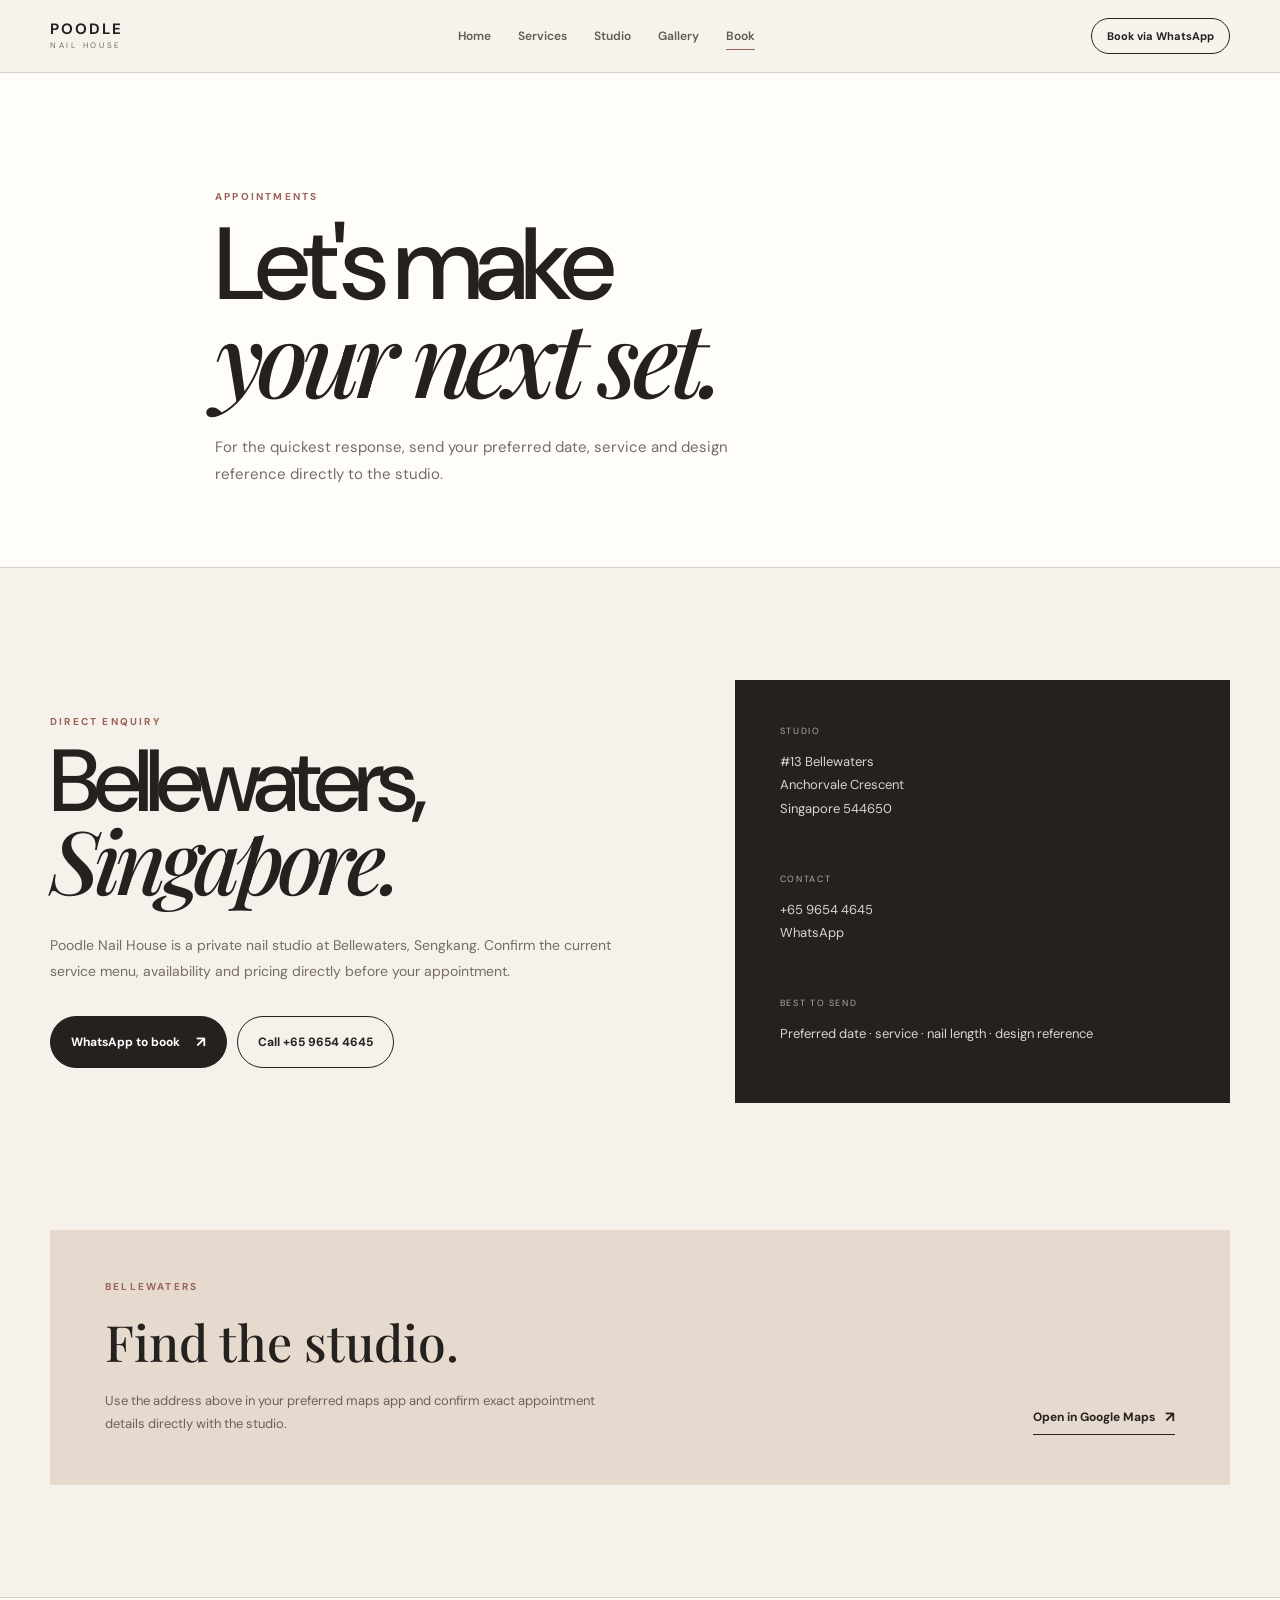
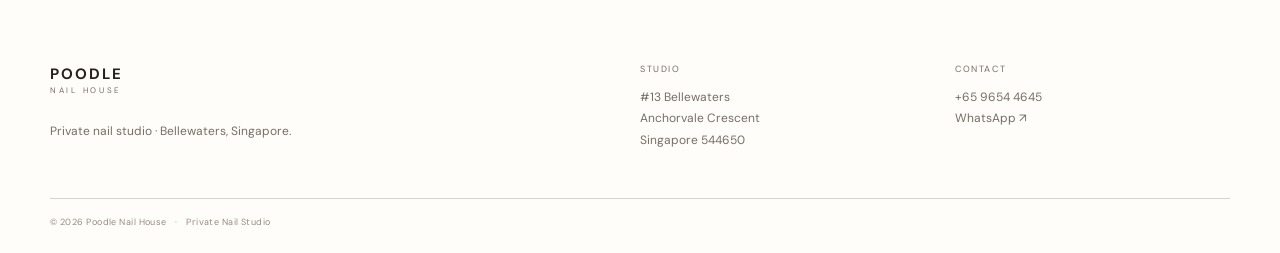
<file: contact.html>
<!doctype html><html lang="en"><head><meta charset="utf-8"><meta name="viewport" content="width=device-width,initial-scale=1"><title>Book | Poodle Nail House</title><link rel="preconnect" href="https://fonts.googleapis.com"><link rel="preconnect" href="https://fonts.gstatic.com" crossorigin><link href="https://fonts.googleapis.com/css2?family=DM+Sans:wght@400;500;600;700&family=Playfair+Display:ital,wght@0,500;0,600;1,500;1,600&display=swap" rel="stylesheet"><link rel="stylesheet" href="styles.css"></head><body><header class="nav solid" id="siteNav"><div class="wrap navin"><a class="brand" href="index.html"><strong>POODLE</strong><span>NAIL HOUSE</span></a><nav class="links"><a href="index.html">Home</a><a href="services.html">Services</a><a href="about.html">Studio</a><a href="gallery.html">Gallery</a><a class="active" href="contact.html">Book</a></nav><a class="nav-cta" href="contact.html">Book via WhatsApp</a><button class="menu" aria-label="Open menu" aria-expanded="false">☰</button></div></header><main><section class="page-hero compact"><div class="wrap page-hero-inner reveal"><p class="eyebrow">APPOINTMENTS</p><h1>Let's make<br><em>your next set.</em></h1><p>For the quickest response, send your preferred date, service and design reference directly to the studio.</p></div></section><section><div class="wrap contact-grid"><div class="contact-main reveal"><p class="eyebrow">DIRECT ENQUIRY</p><h2>Bellewaters,<br><em>Singapore.</em></h2><p>Poodle Nail House is a private nail studio at Bellewaters, Sengkang. Confirm the current service menu, availability and pricing directly before your appointment.</p><div class="contact-actions"><a class="btn btn-dark large" href="https://wa.me/6596544645?text=Hi%20Poodle%20Nail%20House%2C%20I%27d%20like%20to%20book." target="_blank" rel="noopener">WhatsApp to book <span>↗</span></a><a class="btn btn-outline large" href="tel:+6596544645">Call +65 9654 4645</a></div></div><aside class="contact-card reveal"><div><small>STUDIO</small><p>#13 Bellewaters<br>Anchorvale Crescent<br>Singapore 544650</p></div><div><small>CONTACT</small><p>+65 9654 4645<br><a href="https://wa.me/6596544645" target="_blank" rel="noopener">WhatsApp</a></p></div><div><small>BEST TO SEND</small><p>Preferred date · service · nail length · design reference</p></div></aside></div></section><section class="map-section"><div class="wrap map-card reveal"><div><p class="eyebrow">BELLEWATERS</p><h2>Find the studio.</h2><p>Use the address above in your preferred maps app and confirm exact appointment details directly with the studio.</p></div><a class="text-link" href="https://www.google.com/maps/search/?api=1&query=13%20Bellewaters%20Anchorvale%20Crescent%20Singapore%20544650" target="_blank" rel="noopener">Open in Google Maps <span>↗</span></a></div></section></main><footer><div class="wrap footer-grid"><div><a class="brand footer-brand" href="index.html"><strong>POODLE</strong><span>NAIL HOUSE</span></a><p>Private nail studio · Bellewaters, Singapore.</p></div><div><small>STUDIO</small><p>#13 Bellewaters<br>Anchorvale Crescent<br>Singapore 544650</p></div><div><small>CONTACT</small><p>+65 9654 4645<br><a href="https://wa.me/6596544645" target="_blank" rel="noopener">WhatsApp ↗</a></p></div></div><div class="wrap copyright">© 2026 Poodle Nail House <span>·</span> Private Nail Studio</div></footer><script src="script.js"></script></body></html>
</file>
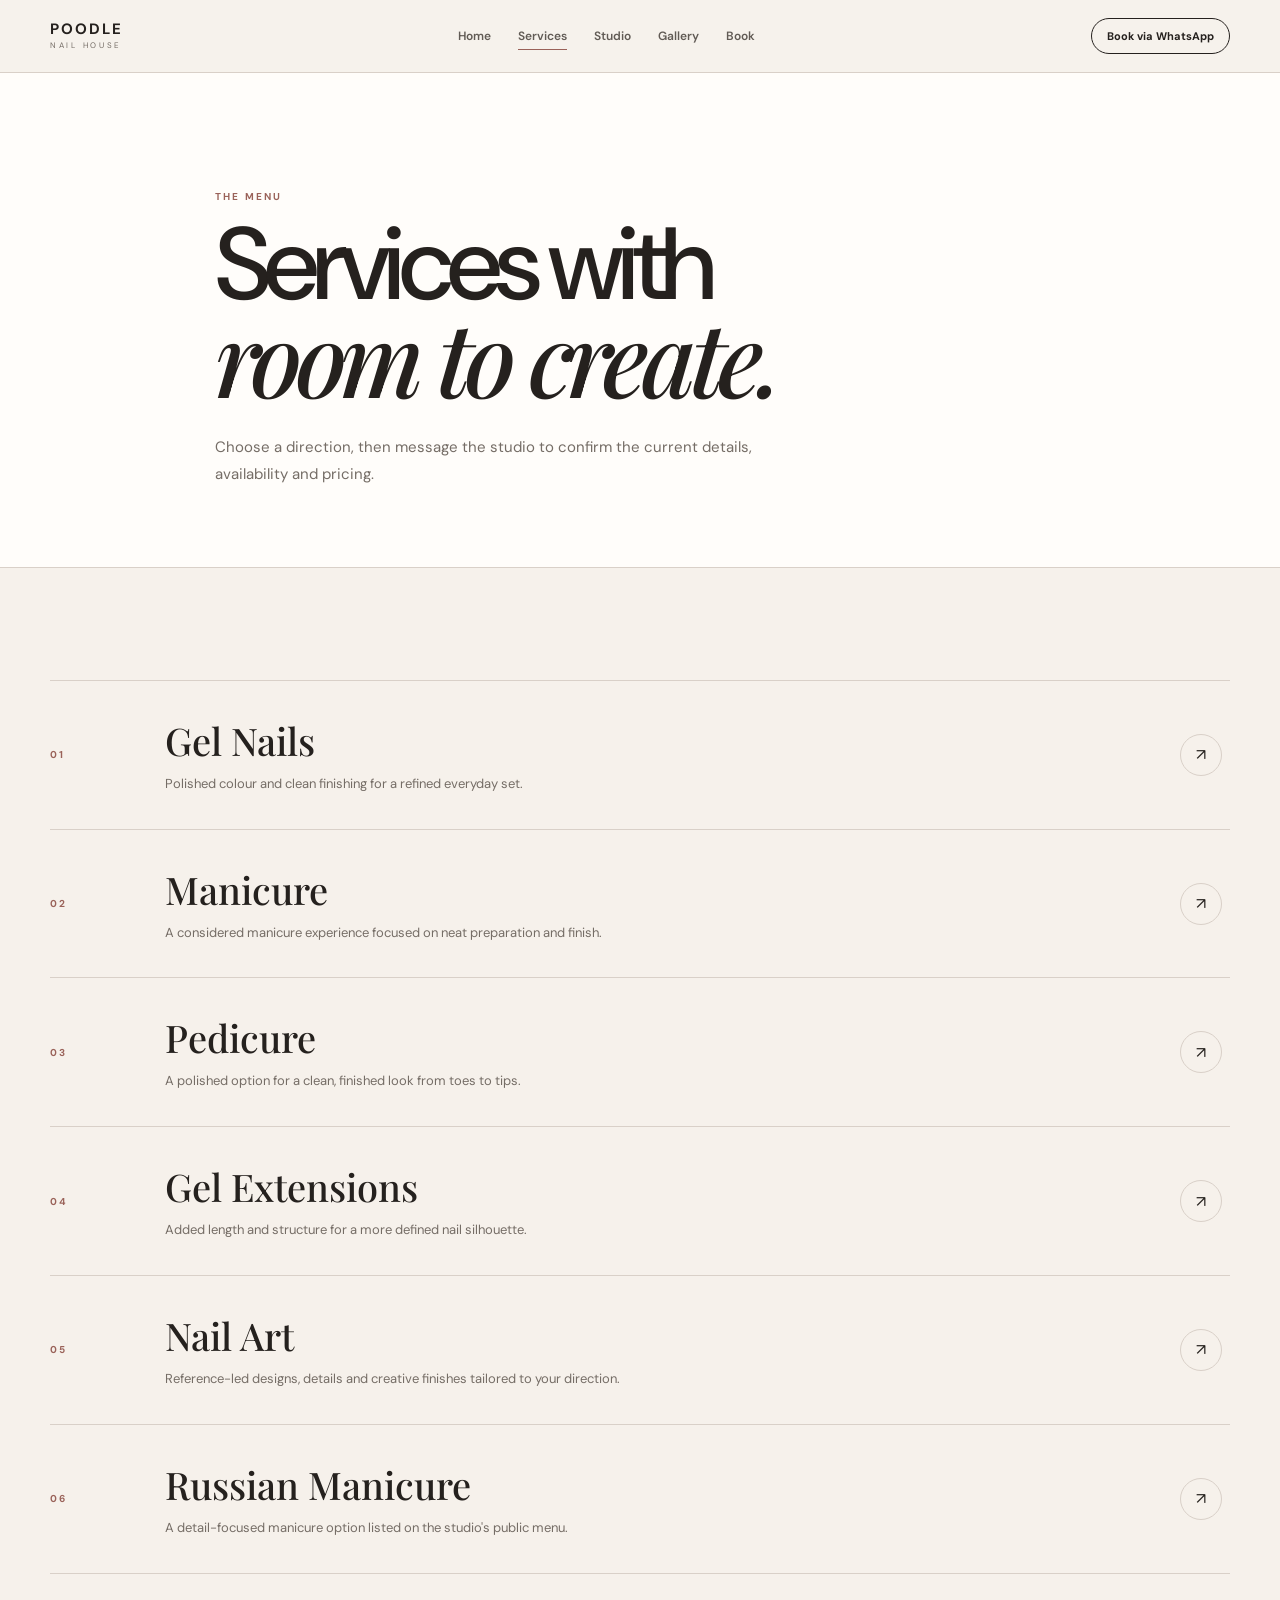
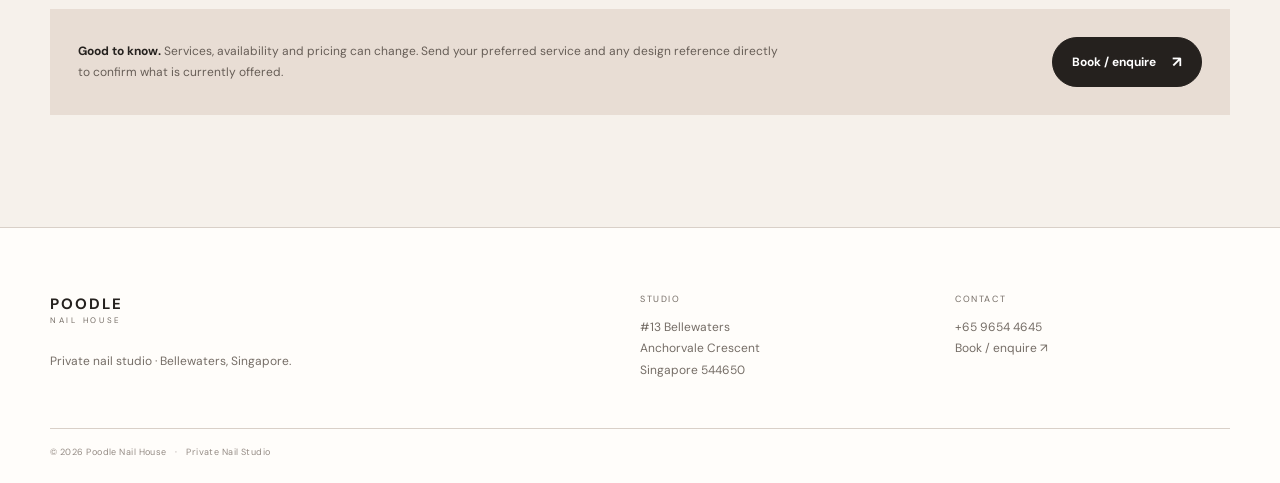
<file: services.html>
<!doctype html><html lang="en"><head><meta charset="utf-8"><meta name="viewport" content="width=device-width,initial-scale=1"><title>Services | Poodle Nail House</title><link rel="preconnect" href="https://fonts.googleapis.com"><link rel="preconnect" href="https://fonts.gstatic.com" crossorigin><link href="https://fonts.googleapis.com/css2?family=DM+Sans:wght@400;500;600;700&family=Playfair+Display:ital,wght@0,500;0,600;1,500;1,600&display=swap" rel="stylesheet"><link rel="stylesheet" href="styles.css"></head><body><header class="nav solid" id="siteNav"><div class="wrap navin"><a class="brand" href="index.html"><strong>POODLE</strong><span>NAIL HOUSE</span></a><nav class="links"><a href="index.html">Home</a><a class="active" href="services.html">Services</a><a href="about.html">Studio</a><a href="gallery.html">Gallery</a><a href="contact.html">Book</a></nav><a class="nav-cta" href="contact.html">Book via WhatsApp</a><button class="menu" aria-label="Open menu" aria-expanded="false">☰</button></div></header><main><section class="page-hero compact"><div class="wrap page-hero-inner reveal"><p class="eyebrow">THE MENU</p><h1>Services with<br><em>room to create.</em></h1><p>Choose a direction, then message the studio to confirm the current details, availability and pricing.</p></div></section><section><div class="wrap"><div class="service-list"><article class="menu-item reveal"><div class="menu-no">01</div><div><h2>Gel Nails</h2><p>Polished colour and clean finishing for a refined everyday set.</p></div><a href="contact.html" aria-label="Enquire about Gel Nails">↗</a></article><article class="menu-item reveal"><div class="menu-no">02</div><div><h2>Manicure</h2><p>A considered manicure experience focused on neat preparation and finish.</p></div><a href="contact.html" aria-label="Enquire about Manicure">↗</a></article><article class="menu-item reveal"><div class="menu-no">03</div><div><h2>Pedicure</h2><p>A polished option for a clean, finished look from toes to tips.</p></div><a href="contact.html" aria-label="Enquire about Pedicure">↗</a></article><article class="menu-item reveal"><div class="menu-no">04</div><div><h2>Gel Extensions</h2><p>Added length and structure for a more defined nail silhouette.</p></div><a href="contact.html" aria-label="Enquire about Gel Extensions">↗</a></article><article class="menu-item reveal"><div class="menu-no">05</div><div><h2>Nail Art</h2><p>Reference-led designs, details and creative finishes tailored to your direction.</p></div><a href="contact.html" aria-label="Enquire about Nail Art">↗</a></article><article class="menu-item reveal"><div class="menu-no">06</div><div><h2>Russian Manicure</h2><p>A detail-focused manicure option listed on the studio's public menu.</p></div><a href="contact.html" aria-label="Enquire about Russian Manicure">↗</a></article></div><div class="service-note reveal"><p><strong>Good to know.</strong> Services, availability and pricing can change. Send your preferred service and any design reference directly to confirm what is currently offered.</p><a class="btn btn-dark" href="contact.html">Book / enquire <span>↗</span></a></div></div></section></main><footer><div class="wrap footer-grid"><div><a class="brand footer-brand" href="index.html"><strong>POODLE</strong><span>NAIL HOUSE</span></a><p>Private nail studio · Bellewaters, Singapore.</p></div><div><small>STUDIO</small><p>#13 Bellewaters<br>Anchorvale Crescent<br>Singapore 544650</p></div><div><small>CONTACT</small><p>+65 9654 4645<br><a href="contact.html">Book / enquire ↗</a></p></div></div><div class="wrap copyright">© 2026 Poodle Nail House <span>·</span> Private Nail Studio</div></footer><script src="script.js"></script></body></html>
</file>
<file: styles.css>
:root{--bg:#f6f1eb;--paper:#fffdfa;--ink:#25211e;--muted:#756d66;--line:#d9d0c8;--accent:#9a6259;--dark:#25211e;--max:1180px}*{box-sizing:border-box}html{scroll-behavior:smooth}body{margin:0;background:var(--bg);color:var(--ink);font-family:"DM Sans",system-ui,sans-serif;overflow-x:hidden}a{color:inherit;text-decoration:none}.wrap{width:min(calc(100% - 40px),var(--max));margin:auto}.nav{position:fixed;z-index:15;inset:0 0 auto;padding:18px 0;transition:.35s;border-bottom:1px solid transparent}.nav.sc,.nav.solid{background:rgba(246,241,235,.92);backdrop-filter:blur(18px);border-color:var(--line)}.navin{display:flex;align-items:center;justify-content:space-between;gap:28px}.brand{display:inline-flex;flex-direction:column;line-height:.85;letter-spacing:.12em}.brand strong{font-size:15px;font-weight:700}.brand span{font-size:8px;letter-spacing:.34em;margin-top:7px;color:var(--muted)}.links{display:flex;align-items:center;gap:27px;font-size:12px;font-weight:600}.links a{color:#615b55;position:relative;padding:6px 0}.links a:after{content:"";position:absolute;left:0;right:100%;bottom:0;height:1px;background:var(--accent);transition:.3s}.links a:hover:after,.links a.active:after{right:0}.nav-cta{font-size:11px;font-weight:700;border:1px solid var(--ink);border-radius:999px;padding:10px 15px;white-space:nowrap}.menu{display:none;background:transparent;border:1px solid var(--line);color:var(--ink);border-radius:50%;width:42px;height:42px;font-size:17px}.hero{min-height:100svh;position:relative;display:flex;align-items:end;color:#fff;overflow:hidden;background:#332b28}.hero-media{position:absolute;inset:0;background:url("https://images.unsplash.com/photo-1604654894610-df63bc536371?auto=format&fit=crop&w=2200&q=90") center/cover;transform:scale(1.04);animation:heroZoom 12s ease-out forwards}.hero-shade{position:absolute;inset:0;background:linear-gradient(90deg,rgba(26,19,17,.78),rgba(26,19,17,.18) 75%),linear-gradient(0deg,rgba(20,16,14,.82),transparent 55%)}@keyframes heroZoom{to{transform:scale(1)}}.hero-content{position:relative;padding:180px 0 48px}.eyebrow{font-size:10px;letter-spacing:.22em;font-weight:700;color:var(--accent);margin:0 0 15px}.hero .eyebrow{color:#f1d5ce}.hero h1,.page-hero h1{font-size:clamp(52px,8vw,104px);line-height:.9;letter-spacing:-.065em;font-weight:500;margin:0 0 26px;max-width:850px}.hero h1 em,.page-hero h1 em,h2 em{font-family:"Playfair Display",serif;font-weight:500}.lede{max-width:580px;font-size:17px;line-height:1.7;color:#eee6e0;margin:0}.actions{display:flex;gap:10px;flex-wrap:wrap;margin-top:30px}.btn{display:inline-flex;align-items:center;justify-content:center;gap:16px;border:1px solid var(--line);border-radius:999px;padding:14px 19px;font-size:12px;font-weight:700;transition:.3s}.btn span,.text-link span{font-size:15px}.btn:hover{transform:translateY(-3px)}.btn-dark{background:var(--dark);border-color:var(--dark);color:#fff}.btn-light{background:rgba(255,255,255,.1);border-color:rgba(255,255,255,.5);color:#fff}.btn-outline{background:transparent;color:var(--ink);border-color:var(--ink)}.hero-bottom{display:flex;justify-content:space-between;margin-top:65px;padding-top:15px;border-top:1px solid rgba(255,255,255,.35);font-size:10px;letter-spacing:.08em;text-transform:uppercase;color:#ddd0c9}.intro,.services-section,.feature,section{padding:112px 0}.intro{background:var(--paper)}.intro-grid{display:grid;grid-template-columns:1fr 1fr;gap:80px}.intro h2,.section-head h2{font-size:clamp(45px,6vw,76px);line-height:.9;letter-spacing:-.065em;font-weight:500;margin:0}.intro-grid>div:nth-child(2){padding-top:25px;max-width:520px}.intro-grid p:not(.eyebrow),.feature-copy>p:not(.eyebrow){color:var(--muted);line-height:1.85;font-size:14px}.text-link{display:inline-flex;align-items:center;gap:10px;font-size:12px;font-weight:700;border-bottom:1px solid var(--ink);padding-bottom:7px;margin-top:15px}.services-section{background:var(--bg)}.section-head{display:flex;align-items:end;justify-content:space-between;margin-bottom:42px}.service-grid{display:grid;grid-template-columns:repeat(4,1fr);gap:12px}.service-card{min-height:270px;padding:25px;border:1px solid var(--line);background:var(--paper);display:flex;flex-direction:column;transition:.4s}.service-card:hover{transform:translateY(-5px);box-shadow:0 18px 40px rgba(54,39,29,.08)}.service-card .index{font-size:10px;letter-spacing:.18em;color:var(--accent);font-weight:700}.service-card h3{font-family:"Playfair Display",serif;font-size:29px;font-weight:500;margin:auto 0 12px;line-height:1}.service-card p{font-size:12px;line-height:1.65;color:var(--muted);margin:0}.service-card a{font-size:11px;font-weight:700;margin-top:22px;color:var(--accent)}.featured{background:var(--dark);color:#fff;border-color:var(--dark)}.featured p{color:#c9c0ba}.featured .index,.featured a{color:#e3b4aa}.feature{background:var(--paper)}.feature-grid{display:grid;grid-template-columns:1.1fr .9fr;align-items:center;gap:85px}.feature-image{overflow:hidden}.feature-image img{display:block;width:100%;aspect-ratio:1/1;object-fit:cover}.feature-copy h2{font-size:clamp(45px,6vw,76px);line-height:.9;letter-spacing:-.065em;font-weight:500;margin:0 0 25px}.feature-copy{max-width:500px}.booking-band{padding:30px 0 110px}.booking-inner{background:#e6d9ce;padding:55px 60px;display:flex;align-items:center;justify-content:space-between;gap:40px}.booking-inner h2{font-family:"Playfair Display",serif;font-weight:500;font-size:clamp(42px,6vw,70px);line-height:.9;margin:0 0 16px}.booking-inner p:not(.eyebrow){color:#6e6259;margin:0;line-height:1.6;font-size:13px}.page-hero{padding:190px 0 85px;background:var(--paper);border-bottom:1px solid var(--line)}.page-hero.compact{padding-bottom:80px}.page-hero-inner{max-width:850px}.page-hero h1{color:var(--ink);margin-bottom:25px}.page-hero-inner>p:last-child{max-width:580px;color:var(--muted);font-size:15px;line-height:1.75;margin:0}.split{display:grid;grid-template-columns:1.05fr .95fr;gap:15px}.panel{background:var(--paper);border:1px solid var(--line)}.image-panel{overflow:hidden}.image-panel img{width:100%;height:100%;min-height:560px;object-fit:cover;display:block}.copy{padding:58px}.copy h2{font-size:clamp(38px,5vw,64px);line-height:.93;letter-spacing:-.06em;font-weight:500;margin:0 0 25px}.copy p{color:var(--muted);line-height:1.8;font-size:14px}.facts{display:grid;grid-template-columns:1fr 1fr;gap:25px;margin-top:38px}.fact{border-top:1px solid var(--line);padding-top:12px}.fact b,.contact-card small,footer small{display:block;color:var(--muted);font-size:9px;letter-spacing:.18em;text-transform:uppercase;margin-bottom:8px}.fact span{font-size:12px}.quote-section{padding-top:15px}.quote{border-top:1px solid var(--line);padding-top:45px;display:grid;grid-template-columns:100px 1fr;gap:20px}.quote>span{font-family:"Playfair Display",serif;font-size:100px;line-height:.5;color:var(--accent)}.quote p{font-family:"Playfair Display",serif;font-size:clamp(30px,4vw,52px);line-height:1.08;margin:0;max-width:850px}.service-list{border-top:1px solid var(--line)}.menu-item{display:grid;grid-template-columns:90px 1fr 50px;gap:25px;align-items:center;padding:34px 0;border-bottom:1px solid var(--line);transition:.3s}.menu-item:hover{padding-left:12px}.menu-no{font-size:10px;color:var(--accent);letter-spacing:.16em;font-weight:700}.menu-item h2{font-family:"Playfair Display",serif;font-weight:500;font-size:38px;margin:0 0 8px}.menu-item p{color:var(--muted);font-size:13px;line-height:1.6;max-width:600px;margin:0}.menu-item>a{width:42px;height:42px;border:1px solid var(--line);border-radius:50%;display:grid;place-items:center;transition:.3s}.menu-item:hover>a{background:var(--dark);color:#fff;border-color:var(--dark);transform:rotate(8deg)}.service-note{margin-top:35px;padding:28px;background:#e8ddd4;display:flex;justify-content:space-between;align-items:center;gap:30px}.service-note p{font-size:12px;color:#675e57;line-height:1.7;max-width:700px;margin:0}.service-note strong{color:var(--ink)}.gallery-grid{display:grid;grid-template-columns:1.15fr 1fr 1fr;grid-auto-rows:300px;gap:12px}.gallery-grid figure{margin:0;overflow:hidden;background:#ddd3ca}.gallery-grid img{width:100%;height:100%;display:block;object-fit:cover;transition:.7s}.gallery-grid figure:hover img{transform:scale(1.04)}.gallery-grid .tall{grid-row:span 2}.gallery-grid .wide{grid-column:span 2}.gallery-note{border-top:1px solid var(--line);margin-top:45px;padding-top:20px;display:flex;justify-content:space-between;align-items:center;gap:30px}.gallery-note p{font-size:12px;color:var(--muted);margin:0}.contact-grid{display:grid;grid-template-columns:1.15fr .85fr;gap:15px}.contact-main{padding:35px 0}.contact-main h2{font-size:clamp(50px,7vw,88px);line-height:.88;letter-spacing:-.07em;font-weight:500;margin:0 0 28px}.contact-main>p:not(.eyebrow){max-width:570px;color:var(--muted);font-size:14px;line-height:1.85}.contact-actions{display:flex;gap:10px;flex-wrap:wrap;margin-top:32px}.large{padding:15px 20px}.contact-card{background:var(--dark);color:#fff;padding:45px;display:flex;flex-direction:column;justify-content:space-between;min-height:420px}.contact-card small{color:#b8aaa1}.contact-card p{font-size:13px;line-height:1.8;color:#ddd3cd}.contact-card a:hover{color:#e5b8ad}.map-section{padding-top:15px}.map-card{background:#e6d9ce;padding:50px 55px;display:flex;justify-content:space-between;align-items:end;gap:30px}.map-card h2{font-family:"Playfair Display",serif;font-size:50px;font-weight:500;margin:0 0 15px}.map-card p:last-child{font-size:13px;color:#6d625a;line-height:1.7;max-width:500px;margin:0}.footer-grid{display:grid;grid-template-columns:2fr 1fr 1fr;gap:40px;padding:65px 0 35px}.footer-brand{margin-bottom:15px}.footer-grid p{font-size:12px;color:var(--muted);line-height:1.8}.footer-grid a:hover{color:var(--accent)}footer{border-top:1px solid var(--line);background:var(--paper)}.copyright{border-top:1px solid var(--line);padding:17px 0 25px;font-size:9px;color:#948b84;letter-spacing:.05em}.copyright span{padding:0 6px}.floating-wa{position:fixed;z-index:14;right:22px;bottom:22px;width:50px;height:50px;border-radius:50%;display:grid;place-items:center;background:#27372c;color:#fff;font-size:10px;font-weight:800;box-shadow:0 10px 30px rgba(0,0,0,.16);transition:.3s}.floating-wa:hover{transform:translateY(-4px) scale(1.04)}.reveal{opacity:0;transform:translateY(28px);transition:opacity .8s ease,transform .8s cubic-bezier(.2,.7,.2,1)}.reveal.on{opacity:1;transform:none}@media(max-width:900px){.links,.nav-cta{display:none}.menu{display:block}.nav.open{background:rgba(246,241,235,.98)}.nav.open .links{display:flex;position:absolute;top:73px;left:20px;right:20px;padding:18px;flex-direction:column;align-items:flex-start;gap:0;background:var(--paper);border:1px solid var(--line);box-shadow:0 15px 35px rgba(35,27,22,.08)}.nav.open .links a{width:100%;padding:13px 2px}.service-grid{grid-template-columns:1fr 1fr}.intro-grid,.feature-grid,.split,.contact-grid{grid-template-columns:1fr;gap:35px}.image-panel img{min-height:430px}.gallery-grid{grid-template-columns:1fr 1fr;grid-auto-rows:230px}.gallery-grid .tall{grid-row:span 1}.gallery-grid .wide{grid-column:span 2}.booking-inner{align-items:flex-start;flex-direction:column;padding:42px}.footer-grid{grid-template-columns:1fr 1fr}.footer-grid>div:first-child{grid-column:span 2}}@media(max-width:600px){.wrap{width:min(calc(100% - 28px),var(--max))}.hero-content{padding:155px 0 28px}.hero h1{font-size:clamp(51px,15vw,76px)}.hero-bottom{margin-top:45px;gap:20px;flex-direction:column}.intro,.services-section,.feature,section{padding:75px 0}.intro-grid>div:nth-child(2){padding-top:0}.section-head{display:block}.section-head .desktop{display:inline-flex;margin-top:25px}.service-grid{grid-template-columns:1fr}.service-card{min-height:225px}.page-hero{padding:150px 0 65px}.page-hero h1{font-size:clamp(48px,14vw,70px)}.copy{padding:30px}.facts{grid-template-columns:1fr}.menu-item{grid-template-columns:45px 1fr 42px;gap:10px;padding:25px 0}.menu-item h2{font-size:28px}.service-note,.gallery-note,.map-card{align-items:flex-start;flex-direction:column;padding:28px}.gallery-grid{grid-template-columns:1fr;grid-auto-rows:270px}.gallery-grid .wide{grid-column:span 1}.quote{grid-template-columns:45px 1fr}.quote>span{font-size:65px}.quote p{font-size:29px}.contact-main h2{font-size:60px}.footer-grid{grid-template-columns:1fr;gap:28px}.footer-grid>div:first-child{grid-column:auto}.floating-wa{right:15px;bottom:15px}.booking-band{padding-bottom:75px}}
</file>
